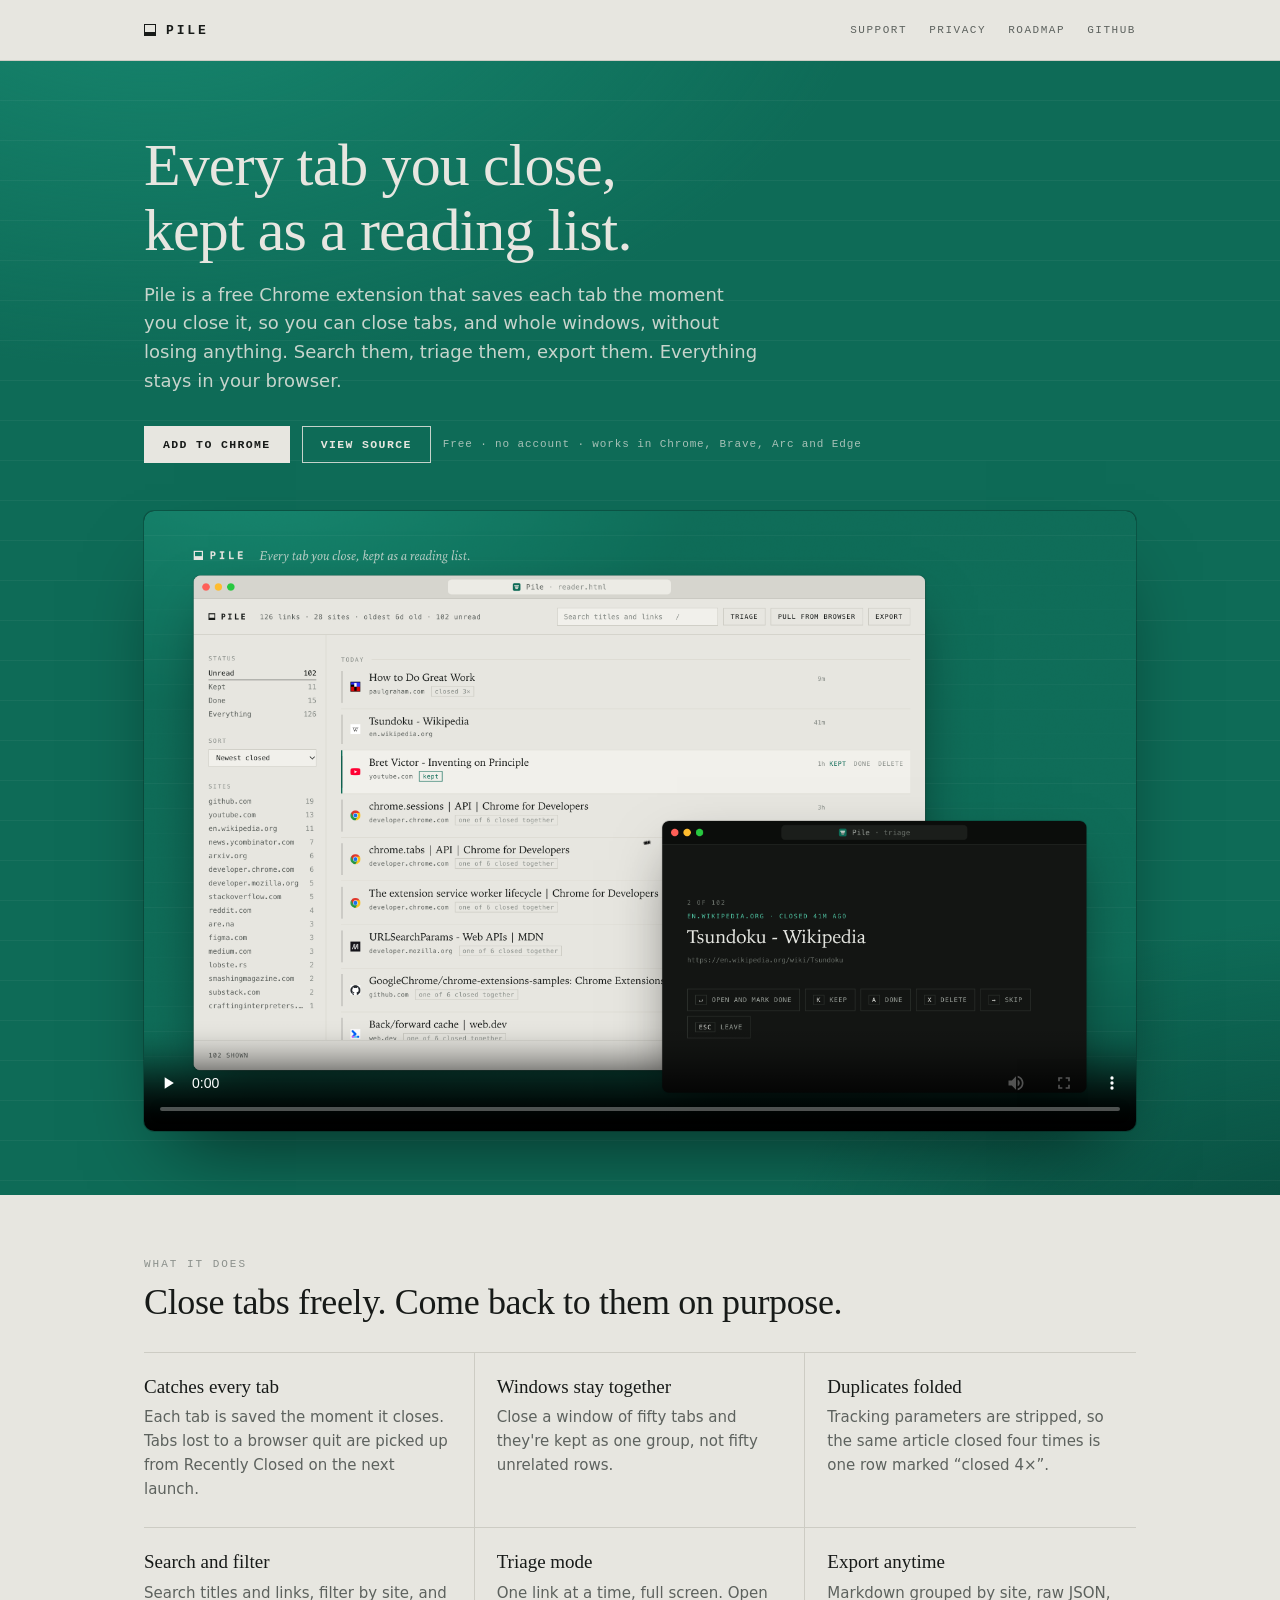
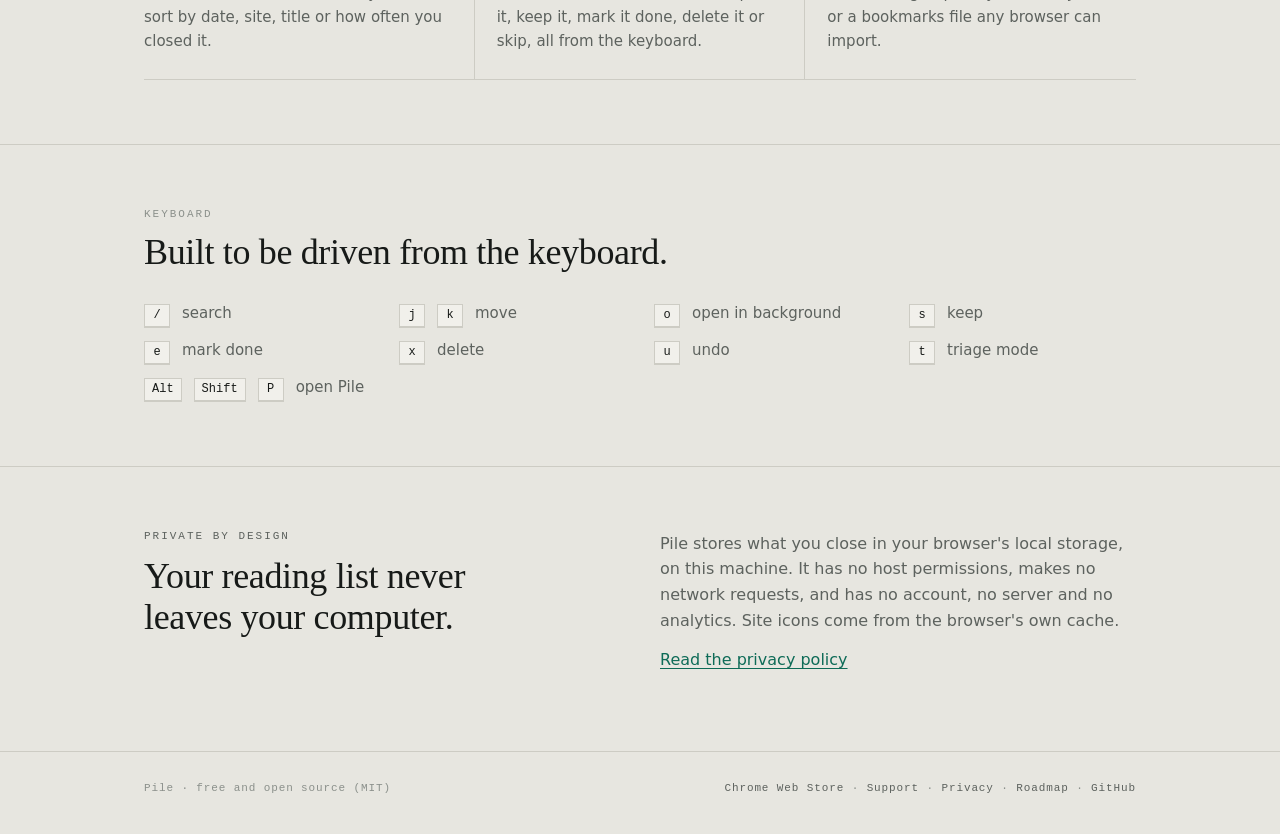
<file: docs/index.html>
<!doctype html>
<html lang="en">
<head>
  <meta charset="utf-8" />
  <meta name="viewport" content="width=device-width, initial-scale=1" />
  <title>Pile: every tab you close, kept as a reading list</title>
  <meta name="description" content="Pile is a free Chrome extension that saves every tab you close into a reading list you can search, triage and export. Everything stays in your browser." />
  <link rel="canonical" href="https://nchandrasekharr.github.io/pile/" />
  <meta property="og:type" content="website" />
  <meta property="og:site_name" content="Pile" />
  <meta property="og:url" content="https://nchandrasekharr.github.io/pile/" />
  <meta property="og:title" content="Pile: every tab you close, kept as a reading list" />
  <meta property="og:description" content="A free Chrome extension that saves every tab you close into a reading list you can search, triage and export. Everything stays in your browser." />
  <meta property="og:image" content="https://nchandrasekharr.github.io/pile/og/home.jpg" />
  <meta property="og:image:width" content="1200" />
  <meta property="og:image:height" content="630" />
  <meta property="og:image:alt" content="Pile: every tab you close, kept as a reading list. Browser tabs stream into a stack." />
  <meta name="twitter:card" content="summary_large_image" />
  <meta name="twitter:image:alt" content="Pile: every tab you close, kept as a reading list. Browser tabs stream into a stack." />
  <link rel="icon" href="favicon.png" />
  <link rel="stylesheet" href="site.css" />
</head>
<body>
  <header class="top">
    <div class="wrap">
      <a class="brand" href="./"><span class="mark" aria-hidden="true"></span><b>PILE</b></a>
      <nav class="nav">
        <a href="support/">Support</a>
        <a href="privacy/">Privacy</a>
        <a href="roadmap/">Roadmap</a>
        <a href="https://github.com/NChandrasekharR/pile">GitHub</a>
      </nav>
    </div>
  </header>

  <main>
    <section class="hero">
      <div class="wrap">
        <h1>Every tab you close, kept as a reading list.</h1>
        <p class="lede">Pile is a free Chrome extension that saves each tab the moment you close it, so you can close tabs, and whole windows, without losing anything. Search them, triage them, export them. Everything stays in your browser.</p>
        <div class="actions">
          <a class="btn solid" href="https://chromewebstore.google.com/detail/pile/hojmpdhoiphnbokfmfgacehjnfmbdlfg">Add to Chrome</a>
          <a class="btn" href="https://github.com/NChandrasekharR/pile">View source</a>
          <span class="soon">Free · no account · works in Chrome, Brave, Arc and Edge</span>
        </div>
        <div class="film">
          <video controls playsinline preload="none" poster="hero.png" src="pile-story.mp4" aria-label="Pile in 44 seconds: close everything, open Pile, triage"></video>
        </div>
      </div>
    </section>

    <section class="block">
      <div class="wrap">
        <p class="kicker">What it does</p>
        <h2>Close tabs freely. Come back to them on purpose.</h2>
        <div class="grid">
          <div><h3>Catches every tab</h3><p>Each tab is saved the moment it closes. Tabs lost to a browser quit are picked up from Recently Closed on the next launch.</p></div>
          <div><h3>Windows stay together</h3><p>Close a window of fifty tabs and they're kept as one group, not fifty unrelated rows.</p></div>
          <div><h3>Duplicates folded</h3><p>Tracking parameters are stripped, so the same article closed four times is one row marked “closed 4×”.</p></div>
          <div><h3>Search and filter</h3><p>Search titles and links, filter by site, and sort by date, site, title or how often you closed it.</p></div>
          <div><h3>Triage mode</h3><p>One link at a time, full screen. Open it, keep it, mark it done, delete it or skip, all from the keyboard.</p></div>
          <div><h3>Export anytime</h3><p>Markdown grouped by site, raw JSON, or a bookmarks file any browser can import.</p></div>
        </div>
      </div>
    </section>

    <section class="block">
      <div class="wrap">
        <p class="kicker">Keyboard</p>
        <h2>Built to be driven from the keyboard.</h2>
        <ul class="keys">
          <li><kbd>/</kbd> search</li>
          <li><kbd>j</kbd><kbd>k</kbd> move</li>
          <li><kbd>o</kbd> open in background</li>
          <li><kbd>s</kbd> keep</li>
          <li><kbd>e</kbd> mark done</li>
          <li><kbd>x</kbd> delete</li>
          <li><kbd>u</kbd> undo</li>
          <li><kbd>t</kbd> triage mode</li>
          <li><kbd>Alt</kbd><kbd>Shift</kbd><kbd>P</kbd> open Pile</li>
        </ul>
      </div>
    </section>

    <section class="block">
      <div class="wrap split">
        <div>
          <p class="kicker">Private by design</p>
          <h2>Your reading list never leaves your computer.</h2>
        </div>
        <div>
          <p>Pile stores what you close in your browser's local storage, on this machine. It has no host permissions, makes no network requests, and has no account, no server and no analytics. Site icons come from the browser's own cache.</p>
          <p><a href="privacy/">Read the privacy policy</a></p>
        </div>
      </div>
    </section>
  </main>

  <footer class="foot">
    <div class="wrap">
      <span>Pile · free and open source (MIT)</span>
      <span><a href="https://chromewebstore.google.com/detail/pile/hojmpdhoiphnbokfmfgacehjnfmbdlfg">Chrome Web Store</a> · <a href="support/">Support</a> · <a href="privacy/">Privacy</a> · <a href="roadmap/">Roadmap</a> · <a href="https://github.com/NChandrasekharR/pile">GitHub</a></span>
    </div>
  </footer>
</body>
</html>
</file>
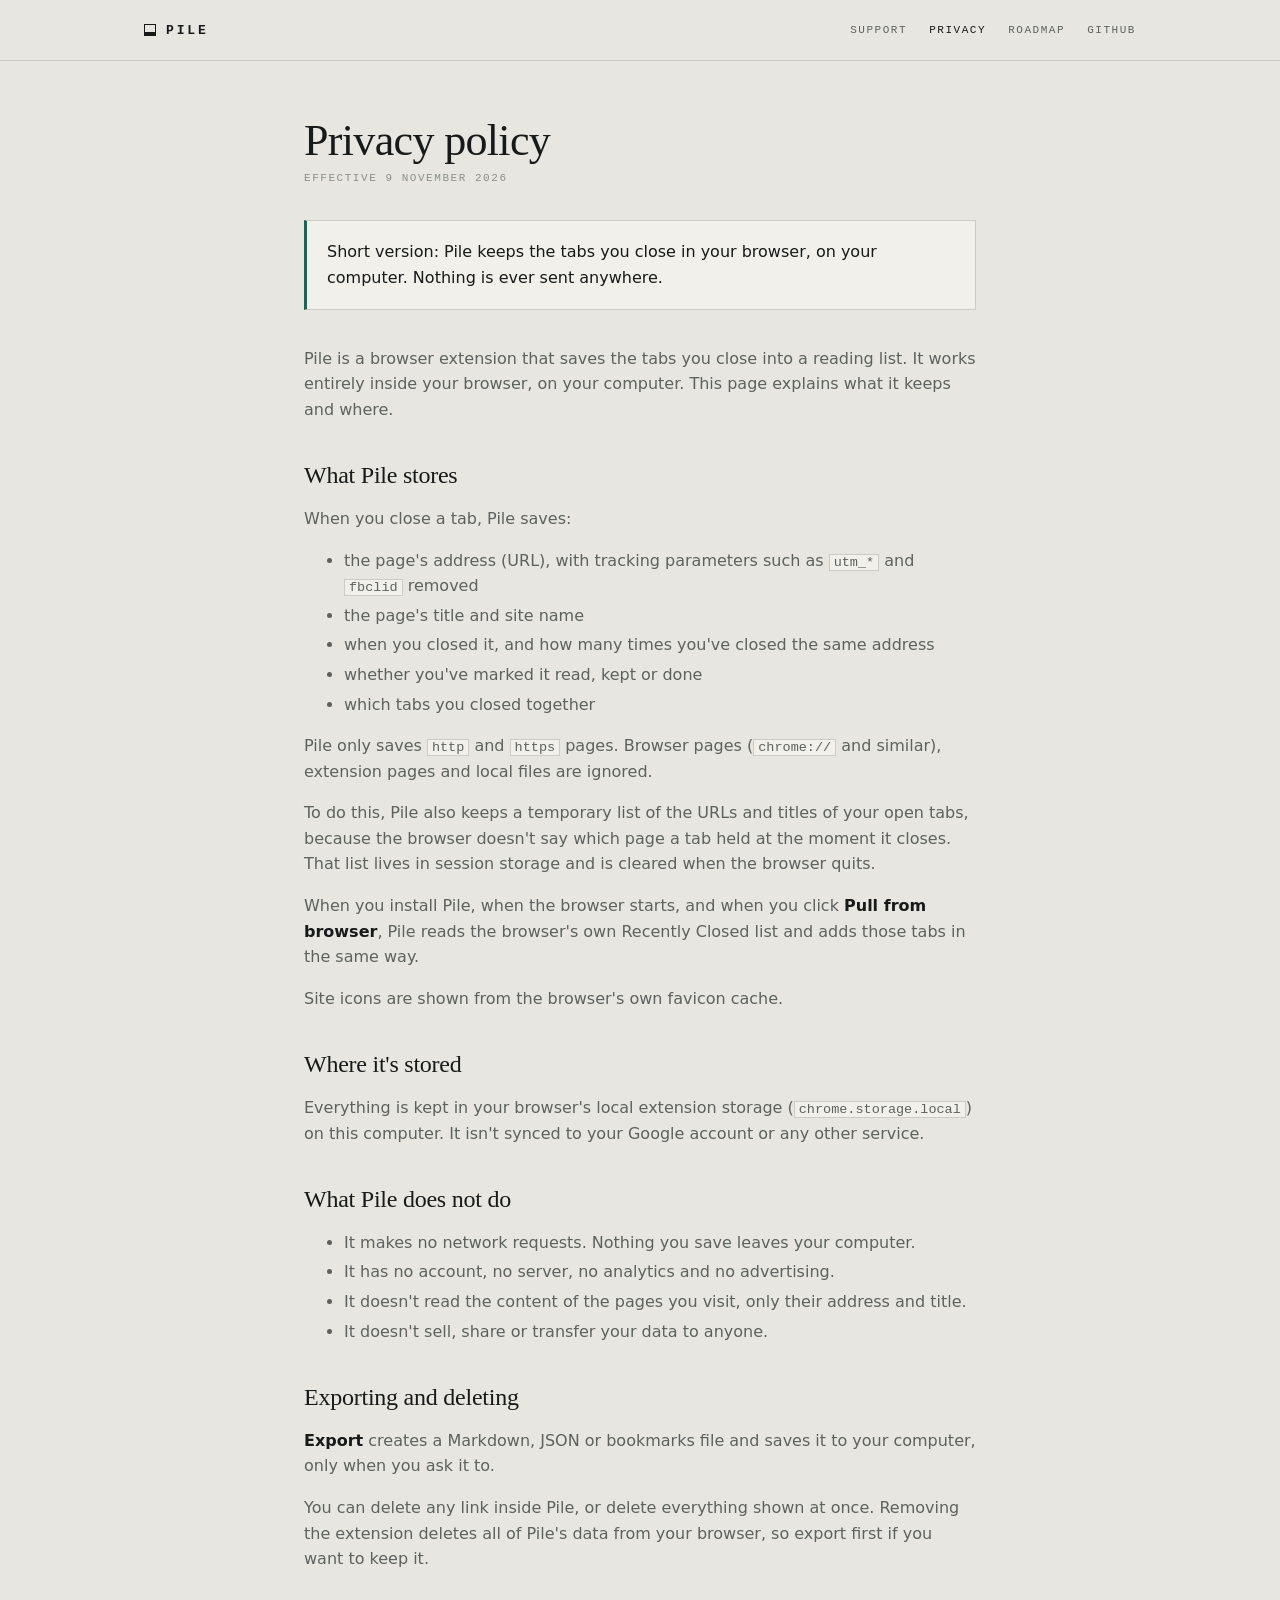
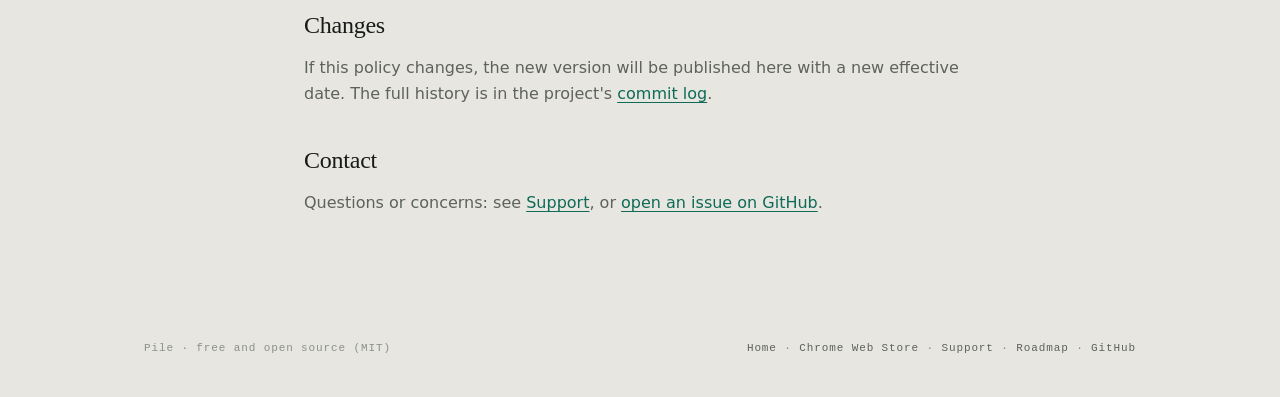
<file: docs/privacy/index.html>
<!doctype html>
<html lang="en">
<head>
  <meta charset="utf-8" />
  <meta name="viewport" content="width=device-width, initial-scale=1" />
  <title>Privacy policy · Pile</title>
  <meta name="description" content="What the Pile Chrome extension stores, where it keeps it, and what it never does." />
  <link rel="canonical" href="https://nchandrasekharr.github.io/pile/privacy/" />
  <meta property="og:type" content="website" />
  <meta property="og:site_name" content="Pile" />
  <meta property="og:url" content="https://nchandrasekharr.github.io/pile/privacy/" />
  <meta property="og:title" content="Pile privacy policy" />
  <meta property="og:description" content="Pile keeps the tabs you close in your browser, on your computer. Nothing is ever sent anywhere." />
  <meta property="og:image" content="https://nchandrasekharr.github.io/pile/og/privacy.jpg" />
  <meta property="og:image:width" content="1200" />
  <meta property="og:image:height" content="630" />
  <meta property="og:image:alt" content="Pile privacy policy: your reading list never leaves your computer." />
  <meta name="twitter:card" content="summary_large_image" />
  <meta name="twitter:image:alt" content="Pile privacy policy: your reading list never leaves your computer." />
  <link rel="icon" href="../favicon.png" />
  <link rel="stylesheet" href="../site.css" />
</head>
<body>
  <header class="top">
    <div class="wrap">
      <a class="brand" href="../"><span class="mark" aria-hidden="true"></span><b>PILE</b></a>
      <nav class="nav">
        <a href="../support/">Support</a>
        <a href="./" aria-current="page">Privacy</a>
        <a href="../roadmap/">Roadmap</a>
        <a href="https://github.com/NChandrasekharR/pile">GitHub</a>
      </nav>
    </div>
  </header>

  <main class="wrap doc">
    <h1>Privacy policy</h1>
    <p class="date">Effective 9 November 2026</p>

    <div class="callout"><p>Short version: Pile keeps the tabs you close in your browser, on your computer. Nothing is ever sent anywhere.</p></div>

    <p>Pile is a browser extension that saves the tabs you close into a reading list. It works entirely inside your browser, on your computer. This page explains what it keeps and where.</p>

    <h2>What Pile stores</h2>
    <p>When you close a tab, Pile saves:</p>
    <ul>
      <li>the page's address (URL), with tracking parameters such as <code>utm_*</code> and <code>fbclid</code> removed</li>
      <li>the page's title and site name</li>
      <li>when you closed it, and how many times you've closed the same address</li>
      <li>whether you've marked it read, kept or done</li>
      <li>which tabs you closed together</li>
    </ul>
    <p>Pile only saves <code>http</code> and <code>https</code> pages. Browser pages (<code>chrome://</code> and similar), extension pages and local files are ignored.</p>
    <p>To do this, Pile also keeps a temporary list of the URLs and titles of your open tabs, because the browser doesn't say which page a tab held at the moment it closes. That list lives in session storage and is cleared when the browser quits.</p>
    <p>When you install Pile, when the browser starts, and when you click <strong>Pull from browser</strong>, Pile reads the browser's own Recently Closed list and adds those tabs in the same way.</p>
    <p>Site icons are shown from the browser's own favicon cache.</p>

    <h2>Where it's stored</h2>
    <p>Everything is kept in your browser's local extension storage (<code>chrome.storage.local</code>) on this computer. It isn't synced to your Google account or any other service.</p>

    <h2>What Pile does not do</h2>
    <ul>
      <li>It makes no network requests. Nothing you save leaves your computer.</li>
      <li>It has no account, no server, no analytics and no advertising.</li>
      <li>It doesn't read the content of the pages you visit, only their address and title.</li>
      <li>It doesn't sell, share or transfer your data to anyone.</li>
    </ul>

    <h2>Exporting and deleting</h2>
    <p><strong>Export</strong> creates a Markdown, JSON or bookmarks file and saves it to your computer, only when you ask it to.</p>
    <p>You can delete any link inside Pile, or delete everything shown at once. Removing the extension deletes all of Pile's data from your browser, so export first if you want to keep it.</p>

    <h2>Changes</h2>
    <p>If this policy changes, the new version will be published here with a new effective date. The full history is in the project's <a href="https://github.com/NChandrasekharR/pile/commits/main/PRIVACY.md">commit log</a>.</p>

    <h2>Contact</h2>
    <p>Questions or concerns: see <a href="../support/">Support</a>, or <a href="https://github.com/NChandrasekharR/pile/issues">open an issue on GitHub</a>.</p>
  </main>

  <footer class="foot">
    <div class="wrap">
      <span>Pile · free and open source (MIT)</span>
      <span><a href="../">Home</a> · <a href="https://chromewebstore.google.com/detail/pile/hojmpdhoiphnbokfmfgacehjnfmbdlfg">Chrome Web Store</a> · <a href="../support/">Support</a> · <a href="../roadmap/">Roadmap</a> · <a href="https://github.com/NChandrasekharR/pile">GitHub</a></span>
    </div>
  </footer>
</body>
</html>
</file>
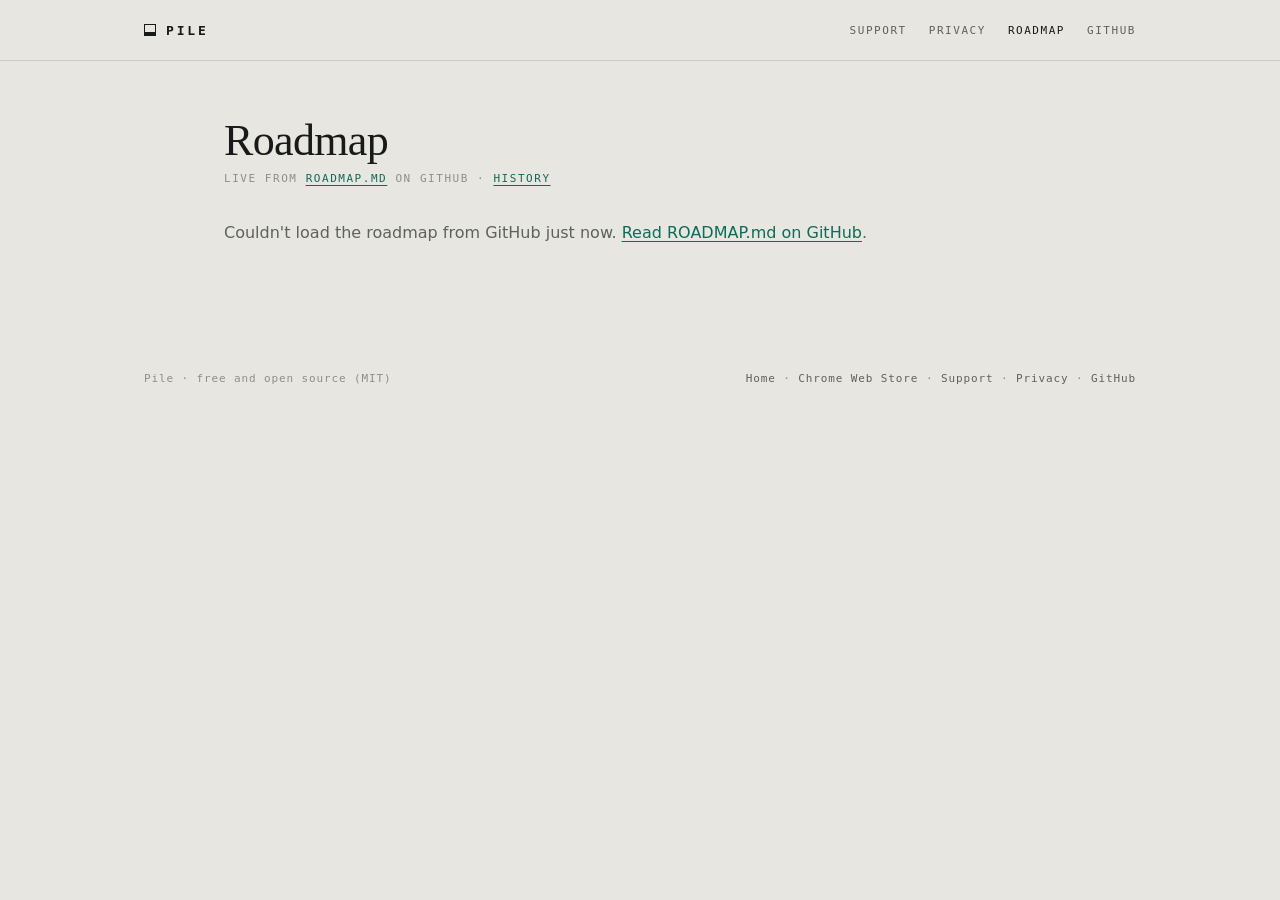
<file: docs/roadmap/index.html>
<!doctype html>
<html lang="en">
<head>
  <meta charset="utf-8" />
  <meta name="viewport" content="width=device-width, initial-scale=1" />
  <title>Roadmap · Pile</title>
  <meta name="description" content="What Pile can do today and what's coming next, kept in sync with ROADMAP.md on GitHub." />
  <link rel="canonical" href="https://nchandrasekharr.github.io/pile/roadmap/" />
  <meta property="og:type" content="website" />
  <meta property="og:site_name" content="Pile" />
  <meta property="og:url" content="https://nchandrasekharr.github.io/pile/roadmap/" />
  <meta property="og:title" content="Pile roadmap" />
  <meta property="og:description" content="What Pile can do today and what's coming next, kept in sync with ROADMAP.md on GitHub." />
  <meta property="og:image" content="https://nchandrasekharr.github.io/pile/og/roadmap.jpg" />
  <meta property="og:image:width" content="1200" />
  <meta property="og:image:height" content="630" />
  <meta property="og:image:alt" content="Pile roadmap: what Pile does today, and what's next." />
  <meta name="twitter:card" content="summary_large_image" />
  <meta name="twitter:image:alt" content="Pile roadmap: what Pile does today, and what's next." />
  <link rel="icon" href="../favicon.png" />
  <link rel="stylesheet" href="../site.css" />
  <script src="roadmap.js" defer></script>
</head>
<body>
  <header class="top">
    <div class="wrap">
      <a class="brand" href="../"><span class="mark" aria-hidden="true"></span><b>PILE</b></a>
      <nav class="nav">
        <a href="../support/">Support</a>
        <a href="../privacy/">Privacy</a>
        <a href="./" aria-current="page">Roadmap</a>
        <a href="https://github.com/NChandrasekharR/pile">GitHub</a>
      </nav>
    </div>
  </header>

  <main class="wrap doc road">
    <h1>Roadmap</h1>
    <p class="date">Live from <a href="https://github.com/NChandrasekharR/pile/blob/main/ROADMAP.md">ROADMAP.md</a> on GitHub · <a href="https://github.com/NChandrasekharR/pile/commits/main/ROADMAP.md">History</a></p>

    <div id="roadmap" aria-live="polite">
      <p class="road-status">Loading the roadmap from GitHub…</p>
    </div>
    <noscript><p class="road-status">This page loads the roadmap from GitHub. <a href="https://github.com/NChandrasekharR/pile/blob/main/ROADMAP.md">Read ROADMAP.md on GitHub</a>.</p></noscript>
  </main>

  <footer class="foot">
    <div class="wrap">
      <span>Pile · free and open source (MIT)</span>
      <span><a href="../">Home</a> · <a href="https://chromewebstore.google.com/detail/pile/hojmpdhoiphnbokfmfgacehjnfmbdlfg">Chrome Web Store</a> · <a href="../support/">Support</a> · <a href="../privacy/">Privacy</a> · <a href="https://github.com/NChandrasekharR/pile">GitHub</a></span>
    </div>
  </footer>
</body>
</html>
</file>
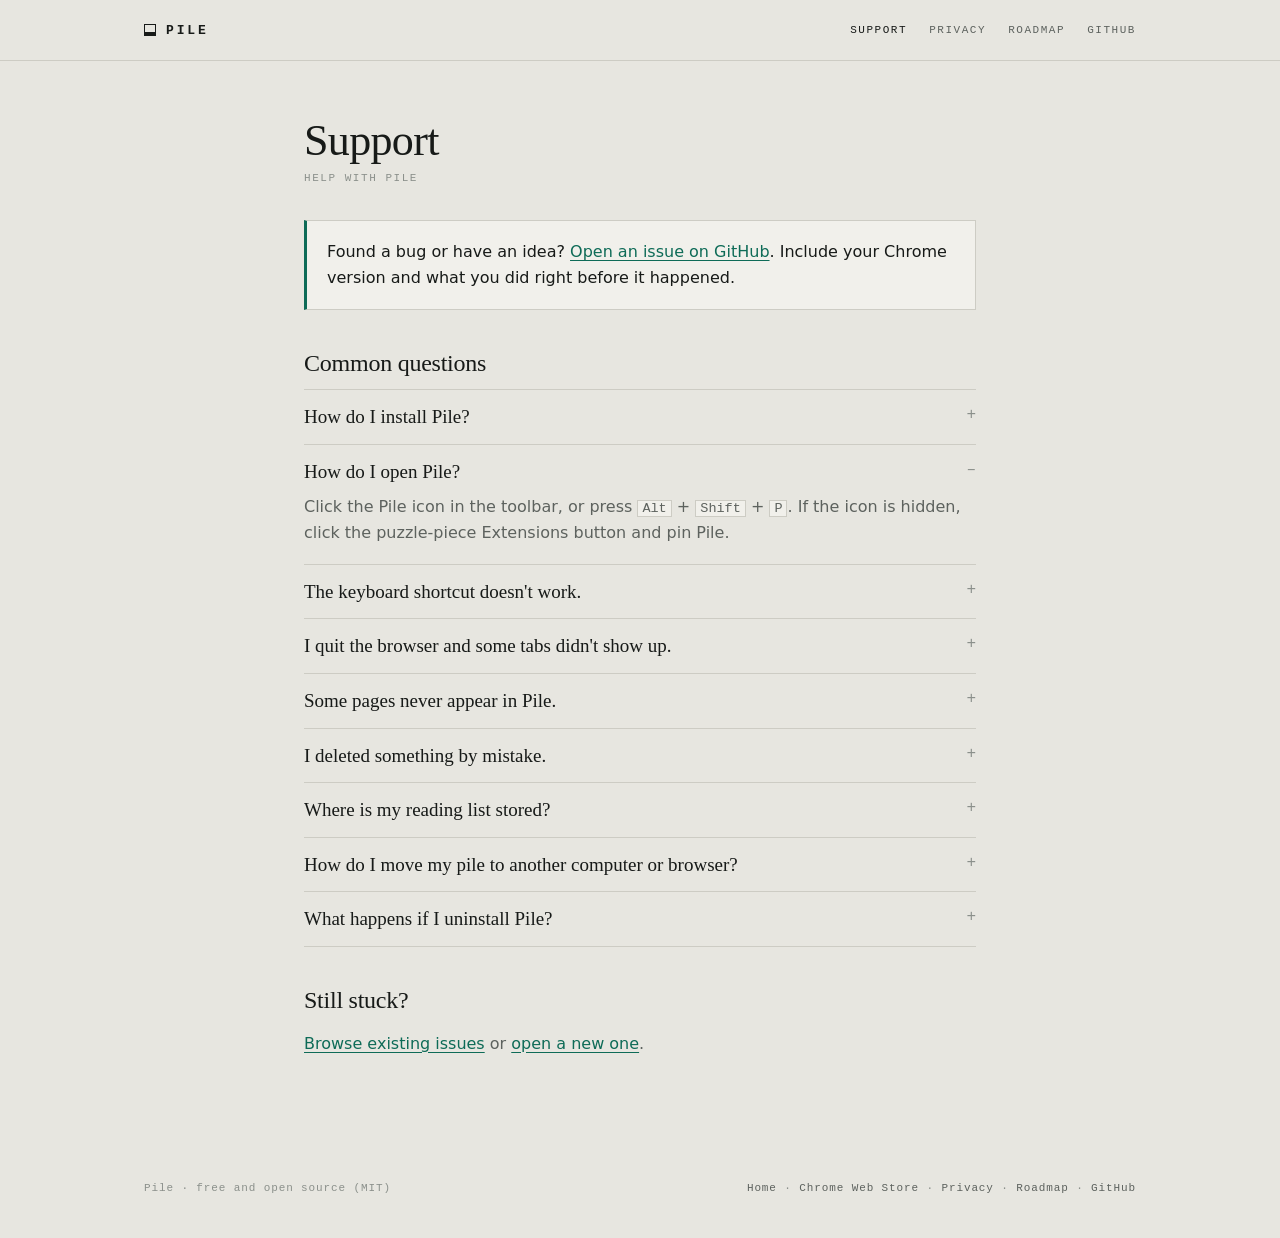
<file: docs/support/index.html>
<!doctype html>
<html lang="en">
<head>
  <meta charset="utf-8" />
  <meta name="viewport" content="width=device-width, initial-scale=1" />
  <title>Support · Pile</title>
  <meta name="description" content="Help with the Pile Chrome extension: common questions and how to report a problem." />
  <link rel="canonical" href="https://nchandrasekharr.github.io/pile/support/" />
  <meta property="og:type" content="website" />
  <meta property="og:site_name" content="Pile" />
  <meta property="og:url" content="https://nchandrasekharr.github.io/pile/support/" />
  <meta property="og:title" content="Pile support" />
  <meta property="og:description" content="Common questions about the Pile Chrome extension, and how to report a problem." />
  <meta property="og:image" content="https://nchandrasekharr.github.io/pile/og/support.jpg" />
  <meta property="og:image:width" content="1200" />
  <meta property="og:image:height" content="630" />
  <meta property="og:image:alt" content="Pile support: common questions, and how to report a problem." />
  <meta name="twitter:card" content="summary_large_image" />
  <meta name="twitter:image:alt" content="Pile support: common questions, and how to report a problem." />
  <link rel="icon" href="../favicon.png" />
  <link rel="stylesheet" href="../site.css" />
</head>
<body>
  <header class="top">
    <div class="wrap">
      <a class="brand" href="../"><span class="mark" aria-hidden="true"></span><b>PILE</b></a>
      <nav class="nav">
        <a href="./" aria-current="page">Support</a>
        <a href="../privacy/">Privacy</a>
        <a href="../roadmap/">Roadmap</a>
        <a href="https://github.com/NChandrasekharR/pile">GitHub</a>
      </nav>
    </div>
  </header>

  <main class="wrap doc">
    <h1>Support</h1>
    <p class="date">Help with Pile</p>

    <div class="callout"><p>Found a bug or have an idea? <a href="https://github.com/NChandrasekharR/pile/issues/new">Open an issue on GitHub</a>. Include your Chrome version and what you did right before it happened.</p></div>

    <h2>Common questions</h2>
    <div class="qa">
      <details>
        <summary>How do I install Pile?</summary>
        <p>Get it from the <a href="https://chromewebstore.google.com/detail/pile/hojmpdhoiphnbokfmfgacehjnfmbdlfg">Chrome Web Store</a>. It works in Chrome and in other browsers that install from the Chrome Web Store, such as Brave, Arc and Edge. Install it before you next quit the browser: Pile pulls in whatever is in Recently Closed when it's installed, and that list is cleared on restart.</p>
      </details>
      <details open>
        <summary>How do I open Pile?</summary>
        <p>Click the Pile icon in the toolbar, or press <code>Alt</code> + <code>Shift</code> + <code>P</code>. If the icon is hidden, click the puzzle-piece Extensions button and pin Pile.</p>
      </details>
      <details>
        <summary>The keyboard shortcut doesn't work.</summary>
        <p>Another extension may already use it. Go to <code>chrome://extensions/shortcuts</code> and set a different shortcut for “Open Pile”.</p>
      </details>
      <details>
        <summary>I quit the browser and some tabs didn't show up.</summary>
        <p>Quitting the browser closes tabs without telling extensions. Pile picks them up from the browser's Recently Closed list the next time the browser starts. That list holds only 25 entries, though a whole window counts as one entry. Click <strong>Pull from browser</strong> to check it again by hand.</p>
      </details>
      <details>
        <summary>Some pages never appear in Pile.</summary>
        <p>On purpose: Pile only keeps web pages (<code>http</code> and <code>https</code>). Browser pages like <code>chrome://settings</code>, extension pages and local files are skipped.</p>
      </details>
      <details>
        <summary>I deleted something by mistake.</summary>
        <p>Press <code>u</code>, or click <strong>Undo</strong> in the message at the bottom of the screen.</p>
      </details>
      <details>
        <summary>Where is my reading list stored?</summary>
        <p>In your browser's local storage, on this computer only. It isn't synced and is never sent anywhere. See the <a href="../privacy/">privacy policy</a>.</p>
      </details>
      <details>
        <summary>How do I move my pile to another computer or browser?</summary>
        <p>Pile doesn't sync. Use <strong>Export</strong> and choose <strong>Bookmarks file</strong>; any browser can import it. Markdown and JSON exports are there too if you want the list somewhere else.</p>
      </details>
      <details>
        <summary>What happens if I uninstall Pile?</summary>
        <p>Your reading list is deleted with it. Export first if you want to keep it.</p>
      </details>
    </div>

    <h2>Still stuck?</h2>
    <p><a href="https://github.com/NChandrasekharR/pile/issues">Browse existing issues</a> or <a href="https://github.com/NChandrasekharR/pile/issues/new">open a new one</a>.</p>
  </main>

  <footer class="foot">
    <div class="wrap">
      <span>Pile · free and open source (MIT)</span>
      <span><a href="../">Home</a> · <a href="https://chromewebstore.google.com/detail/pile/hojmpdhoiphnbokfmfgacehjnfmbdlfg">Chrome Web Store</a> · <a href="../privacy/">Privacy</a> · <a href="../roadmap/">Roadmap</a> · <a href="https://github.com/NChandrasekharR/pile">GitHub</a></span>
    </div>
  </footer>
</body>
</html>
</file>
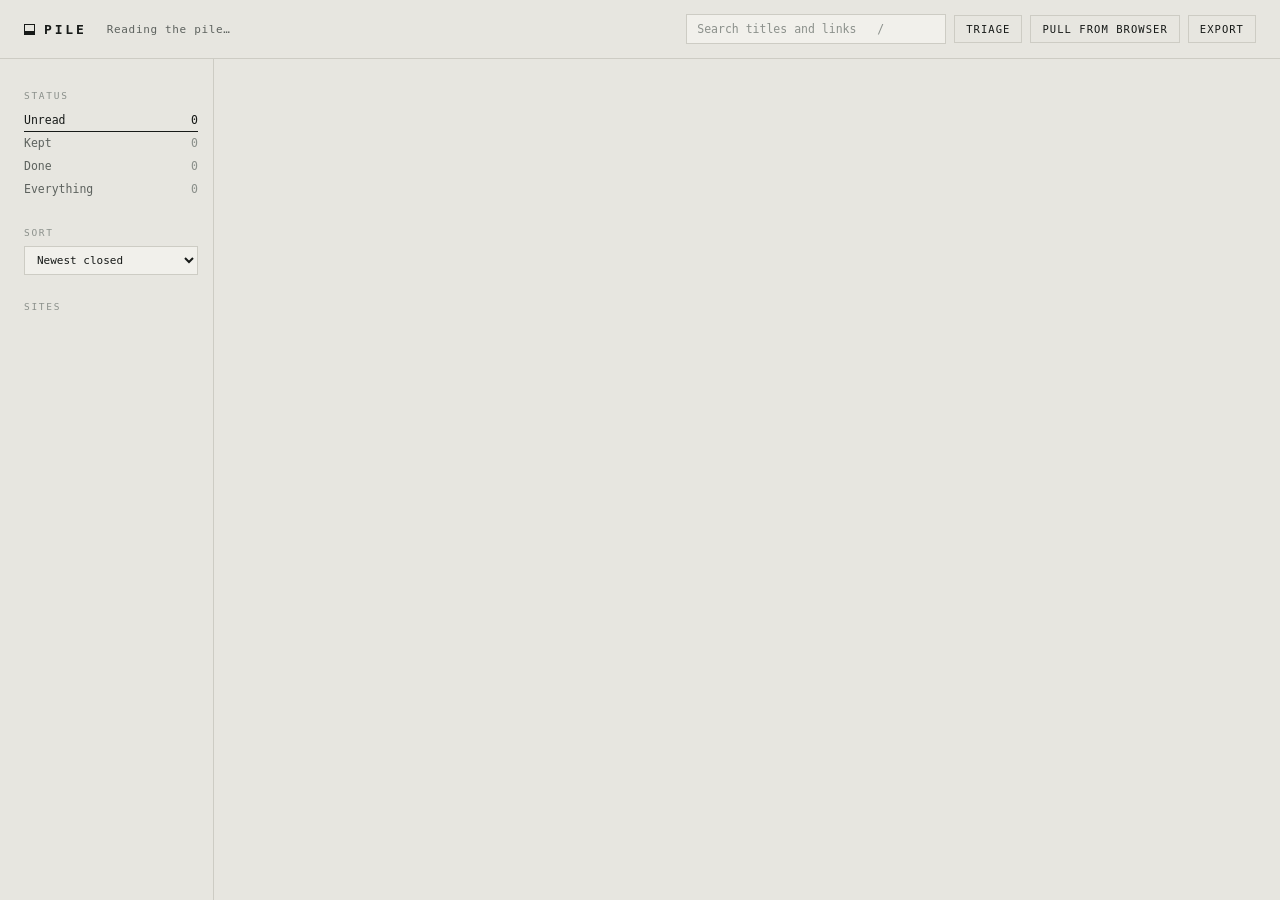
<file: reader.html>
<!doctype html>
<html lang="en">
<head>
  <meta charset="utf-8" />
  <meta name="viewport" content="width=device-width, initial-scale=1" />
  <title>Pile</title>
  <link rel="stylesheet" href="reader.css" />
</head>
<body>
  <header class="masthead">
    <div class="brand">
      <span class="mark" aria-hidden="true"></span>
      <h1>Pile</h1>
    </div>

    <p class="tally" id="tally">Reading the pile…</p>

    <div class="tools">
      <label class="search">
        <span class="sr">Search the pile</span>
        <input id="q" type="search" placeholder="Search titles and links   /" autocomplete="off" spellcheck="false" />
      </label>
      <button id="triage" class="btn" type="button">Triage</button>
      <button id="import" class="btn" type="button">Pull from browser</button>
      <div class="menu">
        <button id="exportBtn" class="btn" type="button" aria-haspopup="true" aria-expanded="false">Export</button>
        <div class="menu-pop" id="exportPop" hidden>
          <button type="button" data-export="md">Markdown</button>
          <button type="button" data-export="json">JSON</button>
          <button type="button" data-export="html">Bookmarks file</button>
        </div>
      </div>
    </div>
  </header>

  <div class="frame">
    <aside class="rail">
      <nav class="facets" id="stateFacets" aria-label="Status">
        <p class="rail-head">Status</p>
        <button class="facet is-on" type="button" data-state="unread"><span>Unread</span><b id="c-unread">0</b></button>
        <button class="facet" type="button" data-state="starred"><span>Kept</span><b id="c-starred">0</b></button>
        <button class="facet" type="button" data-state="archived"><span>Done</span><b id="c-archived">0</b></button>
        <button class="facet" type="button" data-state="all"><span>Everything</span><b id="c-all">0</b></button>
      </nav>

      <div class="facets">
        <p class="rail-head">Sort</p>
        <select id="sort" class="select">
          <option value="new">Newest closed</option>
          <option value="old">Oldest closed</option>
          <option value="domain">By site</option>
          <option value="count">Most re-closed</option>
          <option value="title">By title</option>
        </select>
      </div>

      <div class="facets" id="domainFacets">
        <p class="rail-head">Sites <button id="clearDomains" class="mini" type="button" hidden>clear</button></p>
        <div id="domainList"></div>
      </div>
    </aside>

    <main class="list" id="list" tabindex="-1"></main>
  </div>

  <footer class="dock" id="dock" hidden>
    <span id="dockCount">0 shown</span>
    <div class="dock-acts">
      <button class="btn" type="button" data-bulk="open">Open first 10</button>
      <button class="btn" type="button" data-bulk="archive">Mark all done</button>
      <button class="btn danger" type="button" data-bulk="delete">Delete all shown</button>
    </div>
  </footer>

  <div class="toast" id="toast" hidden>
    <span id="toastText"></span>
    <button id="toastUndo" class="mini" type="button">Undo</button>
  </div>

  <section class="triage-view" id="triageView" hidden aria-live="polite">
    <div class="triage-inner">
      <p class="triage-progress" id="triageProgress"></p>
      <p class="triage-domain" id="triageDomain"></p>
      <h2 class="triage-title" id="triageTitle"></h2>
      <p class="triage-url" id="triageUrl"></p>
      <div class="triage-keys">
        <button type="button" data-triage="open"><kbd>↵</kbd> Open and mark done</button>
        <button type="button" data-triage="keep"><kbd>K</kbd> Keep</button>
        <button type="button" data-triage="archive"><kbd>A</kbd> Done</button>
        <button type="button" data-triage="delete"><kbd>X</kbd> Delete</button>
        <button type="button" data-triage="skip"><kbd>→</kbd> Skip</button>
        <button type="button" data-triage="quit"><kbd>Esc</kbd> Leave</button>
      </div>
    </div>
  </section>

  <script type="module" src="reader.js"></script>
</body>
</html>
</file>
<file: docs/site.css>
/* Pile — website. Same paper, ink and green as the extension. */

:root {
  --paper: #e7e6e0;
  --panel: #f1f0eb;
  --ink: #171a18;
  --ink-2: #5d625e;
  --ink-3: #8b908b;
  --rule: #cdccc4;
  --keep: #0e6b57;
  --mono: ui-monospace, "SF Mono", SFMono-Regular, Menlo, Consolas, monospace;
  --serif: ui-serif, "New York", "Iowan Old Style", Palatino, Georgia, serif;
  --sans: -apple-system, BlinkMacSystemFont, "Segoe UI", system-ui, sans-serif;
  --wrap: 1040px;
  --gutter: 24px;
}

@media (prefers-color-scheme: dark) {
  :root {
    --paper: #131513;
    --panel: #1b1e1b;
    --ink: #e6e7e2;
    --ink-2: #9aa09a;
    --ink-3: #6c726c;
    --rule: #2c302c;
    --keep: #4fbf9f;
  }
}

* { box-sizing: border-box; }

html { -webkit-text-size-adjust: 100%; }

body {
  margin: 0;
  background: var(--paper);
  color: var(--ink);
  font: 16px/1.6 var(--sans);
  -webkit-font-smoothing: antialiased;
}

a { color: var(--keep); text-underline-offset: 3px; }
a:hover { color: var(--ink); }

.wrap { max-width: var(--wrap); margin: 0 auto; padding: 0 var(--gutter); }

/* ---------- top bar ---------- */

.top { border-bottom: 1px solid var(--rule); }
.top .wrap { display: flex; align-items: center; justify-content: space-between; gap: 16px; height: 60px; }

.brand { display: flex; align-items: center; gap: 10px; color: var(--ink); text-decoration: none; }
.brand .mark { width: 12px; height: 12px; border: 1.5px solid currentColor; border-bottom-width: 4px; }
.brand b { font: 600 13px/1 var(--mono); letter-spacing: .22em; }

.nav { display: flex; gap: 22px; }
.nav a {
  font: 11px/1 var(--mono); letter-spacing: .14em; text-transform: uppercase;
  color: var(--ink-2); text-decoration: none;
}
.nav a:hover, .nav a[aria-current] { color: var(--ink); }

/* ---------- hero ---------- */

.hero {
  position: relative; overflow: hidden; color: #e7e6e0;
  background:
    radial-gradient(1200px 700px at 12% -10%, #17876f 0%, transparent 60%),
    radial-gradient(900px 600px at 105% 110%, #08463a 0%, transparent 65%),
    #0e6b57;
}
.hero::after {
  content: ""; position: absolute; inset: 0; pointer-events: none;
  background: repeating-linear-gradient(to bottom, transparent 0 39px, rgba(231,230,224,.05) 39px 40px);
}
.hero .wrap { position: relative; z-index: 1; padding-top: 72px; padding-bottom: 64px; }

.hero h1 {
  margin: 0; max-width: 18ch; text-wrap: balance;
  font: 400 clamp(36px, 6vw, 60px)/1.08 var(--serif); letter-spacing: -.015em;
}
.hero .lede { max-width: 54ch; margin: 18px 0 30px; font-size: 18px; color: rgba(231,230,224,.85); }

.actions { display: flex; flex-wrap: wrap; align-items: center; gap: 12px; }
.btn {
  display: inline-flex; align-items: center; gap: 8px; padding: 12px 18px;
  font: 600 11.5px/1 var(--mono); letter-spacing: .12em; text-transform: uppercase; text-decoration: none;
  border: 1.5px solid rgba(231,230,224,.85); color: #e7e6e0;
}
.btn.solid { background: #e7e6e0; color: #171a18; border-color: #e7e6e0; }
.btn:hover { background: rgba(231,230,224,.12); color: #e7e6e0; }
.btn.solid:hover { background: #fff; color: #171a18; }
.soon { font: 11px/1.4 var(--mono); letter-spacing: .08em; color: rgba(231,230,224,.7); }

.film {
  margin-top: 48px; border-radius: 10px; overflow: hidden; background: #0b0d0b;
  box-shadow: 0 0 0 1px rgba(0,0,0,.2), 0 40px 80px -30px rgba(0,0,0,.6);
}
.film video { display: block; width: 100%; height: auto; aspect-ratio: 16 / 10; }

/* ---------- sections ---------- */

section.block { padding: 64px 0; border-bottom: 1px solid var(--rule); }

.kicker {
  margin: 0 0 12px; font: 11px/1 var(--mono); letter-spacing: .18em; text-transform: uppercase; color: var(--ink-3);
}
h2 { margin: 0 0 28px; font: 400 clamp(26px, 3.6vw, 36px)/1.15 var(--serif); letter-spacing: -.01em; text-wrap: balance; }

.grid { display: grid; grid-template-columns: repeat(3, minmax(0, 1fr)); gap: 0; border-top: 1px solid var(--rule); }
.grid > div { padding: 22px 22px 26px 0; border-bottom: 1px solid var(--rule); }
.grid > div + div { padding-left: 22px; }
.grid > div:nth-child(3n + 1) { padding-left: 0; }
.grid > div:not(:nth-child(3n)) { border-right: 1px solid var(--rule); }
.grid h3 { margin: 0 0 6px; font: 400 19px/1.3 var(--serif); }
.grid p { margin: 0; color: var(--ink-2); font-size: 15px; }

.keys { display: grid; grid-template-columns: repeat(auto-fill, minmax(200px, 1fr)); gap: 10px 28px; margin: 0; padding: 0; list-style: none; }
.keys li { display: flex; align-items: baseline; gap: 12px; color: var(--ink-2); font-size: 15px; }
kbd {
  min-width: 26px; padding: 2px 7px; text-align: center;
  font: 12px/1.4 var(--mono); color: var(--ink);
  border: 1px solid var(--rule); border-bottom-width: 2px; background: var(--panel);
}

.split { display: grid; grid-template-columns: minmax(0, 1fr) minmax(0, 1fr); gap: 40px; align-items: start; }
.split p { margin: 0 0 14px; color: var(--ink-2); }

/* ---------- long-form pages (privacy, support) ---------- */

.doc { max-width: 720px; padding-top: 56px; padding-bottom: 80px; }
.doc h1 { margin: 0 0 8px; font: 400 clamp(32px, 5vw, 44px)/1.1 var(--serif); letter-spacing: -.015em; }
.doc .date { margin: 0 0 36px; font: 11px/1 var(--mono); letter-spacing: .14em; text-transform: uppercase; color: var(--ink-3); }
.doc h2 { margin: 40px 0 12px; font-size: 24px; }
.doc p, .doc li { color: var(--ink-2); }
.doc li { margin: 4px 0; }
.doc strong { color: var(--ink); font-weight: 600; }
.doc code { font: 13.5px var(--mono); background: var(--panel); border: 1px solid var(--rule); padding: 0 4px; }

.qa { border-top: 1px solid var(--rule); }
.qa details { border-bottom: 1px solid var(--rule); padding: 14px 0; }
.qa summary { cursor: pointer; font: 400 19px/1.35 var(--serif); color: var(--ink); list-style: none; display: flex; justify-content: space-between; gap: 16px; }
.qa summary::-webkit-details-marker { display: none; }
.qa summary::after { content: "+"; font: 16px/1.4 var(--mono); color: var(--ink-3); }
.qa details[open] summary::after { content: "–"; }
.qa details p { margin: 10px 0 4px; }

.callout { margin: 0 0 36px; padding: 18px 20px; border: 1px solid var(--rule); border-left: 3px solid var(--keep); background: var(--panel); }
.callout p { margin: 0; color: var(--ink); }

/* ---------- roadmap (rendered from ROADMAP.md by roadmap.js) ---------- */

.doc.road { max-width: 880px; }
.road-status { color: var(--ink-2); }
.vh { position: absolute; width: 1px; height: 1px; overflow: hidden; clip: rect(0 0 0 0); white-space: nowrap; }

.road-intro { max-width: 660px; margin-bottom: 44px; }
.road-intro p { margin: 0 0 14px; font-size: 17px; }

.rail { border-top: 1px solid var(--rule); }
.horizon {
  display: grid; grid-template-columns: 170px minmax(0, 1fr); gap: 0 32px;
  padding: 30px 0 34px; border-bottom: 1px solid var(--rule);
}
.doc .horizon h2 {
  display: flex; align-items: center; gap: 12px; align-self: start; margin: 0;
  font: 11px/1.9 var(--mono); letter-spacing: .18em; text-transform: uppercase; color: var(--ink-2);
}
.horizon h2::before {
  content: ""; flex: none; width: 9px; height: 9px; border-radius: 50%;
  border: 1.5px solid var(--ink-2);
}
.horizon.today h2 { color: var(--keep); }
.horizon.today h2::before { background: var(--keep); border-color: var(--keep); box-shadow: 0 0 0 4px rgba(14, 107, 87, .18); }
.horizon.off h2::before { border-style: dashed; border-color: var(--ink-3); }
.horizon.ask h2::before { border-color: var(--ink-3); }
/* Further out, fainter: the rail reads like the extension's age hairline in reverse. */
.horizon.ahead + .horizon.ahead h2::before { border-color: var(--ink-3); }
.horizon.ahead + .horizon.ahead + .horizon.ahead h2::before { border-style: dotted; }

.horizon .body > :first-child { margin-top: 0; }
.horizon h3 { margin: 26px 0 6px; font: 400 20px/1.3 var(--serif); color: var(--ink); }
.horizon p { margin: 0 0 12px; }
.horizon ul { margin: 0 0 12px; padding-left: 22px; }
.horizon li { margin: 6px 0; }

/* Checkbox: empty when planned, green and ticked when shipped. Everything in Today is shipped. */
.horizon li.task, .horizon.today li { position: relative; list-style: none; }
.horizon li.task::before, .horizon.today li::before {
  content: ""; position: absolute; left: -22px; top: .42em; width: 11px; height: 11px;
  border: 1.5px solid var(--ink-3); font: 700 9px/11px var(--mono); text-align: center; color: var(--paper);
}
.horizon li.task.done, .horizon.today li { color: var(--ink); }
.horizon li.task.done::before, .horizon.today li::before { content: "✓"; background: var(--keep); border-color: var(--keep); }

.horizon.today .body > p:first-child { margin-bottom: 16px; font: 400 21px/1.35 var(--serif); color: var(--ink); }
.horizon.today ul { columns: 2; column-gap: 40px; }
.horizon.today li { margin: 0 0 10px; break-inside: avoid; }

/* ---------- footer ---------- */

.foot { padding: 28px 0 40px; }
.foot .wrap { display: flex; flex-wrap: wrap; justify-content: space-between; gap: 12px; font: 11px/1.6 var(--mono); letter-spacing: .08em; color: var(--ink-3); }
.foot a { color: var(--ink-2); text-decoration: none; }
.foot a:hover { color: var(--ink); }

/* ---------- narrow ---------- */

@media (max-width: 760px) {
  :root { --gutter: 16px; }
  .nav { gap: 14px; }
  .hero .wrap { padding-top: 48px; padding-bottom: 40px; }
  .film { margin-top: 32px; }
  section.block { padding: 44px 0; }
  .grid { grid-template-columns: 1fr; }
  .grid > div, .grid > div + div { padding: 18px 0; border-right: 0 !important; }
  .split { grid-template-columns: 1fr; gap: 0; }
  .horizon { grid-template-columns: 1fr; gap: 14px; padding: 26px 0 28px; }
  .horizon.today ul { columns: 1; }
}

/* Four nav links only just fit a 375px phone; tighten them below that. */
@media (max-width: 400px) {
  .nav { gap: 10px; }
  .nav a { letter-spacing: .06em; }
}
</file>
<file: reader.css>
/* Pile — an index, not a dashboard.
   Chrome is set in mono at caption size; the tab titles get the serif,
   because the titles are the only real content on the page. */

:root {
  --paper: #e7e6e0;
  --panel: #f1f0eb;
  --ink: #171a18;
  --ink-2: #5d625e;
  --ink-3: #8b908b;
  --rule: #cdccc4;
  --rule-soft: #dedcd4;
  --keep: #0e6b57;
  --kill: #9c3a2b;
  --mono: ui-monospace, "SF Mono", SFMono-Regular, Menlo, Consolas, monospace;
  --serif: ui-serif, "New York", "Iowan Old Style", Palatino, Georgia, serif;
  --sans: -apple-system, BlinkMacSystemFont, "Segoe UI", system-ui, sans-serif;
  --pad: 24px;
}

@media (prefers-color-scheme: dark) {
  :root {
    --paper: #131513;
    --panel: #1b1e1b;
    --ink: #e6e7e2;
    --ink-2: #9aa09a;
    --ink-3: #6c726c;
    --rule: #2c302c;
    --rule-soft: #232723;
    --keep: #4fbf9f;
    --kill: #d9705e;
  }
}

* { box-sizing: border-box; }

[hidden] { display: none !important; }

html { height: 100%; }

body {
  min-height: 100%;
  margin: 0;
  background: var(--paper);
  color: var(--ink);
  font-family: var(--sans);
  font-size: 14px;
  -webkit-font-smoothing: antialiased;
  display: flex;
  flex-direction: column;
}

.sr {
  position: absolute;
  width: 1px; height: 1px;
  overflow: hidden; clip: rect(0 0 0 0);
  white-space: nowrap;
}

/* ---------- masthead ---------- */

.masthead {
  display: grid;
  grid-template-columns: auto 1fr auto;
  align-items: center;
  gap: 20px;
  padding: 14px var(--pad);
  border-bottom: 1px solid var(--rule);
  background: var(--paper);
  position: sticky;
  top: 0;
  z-index: 20;
}

.brand { display: flex; align-items: baseline; gap: 9px; }

.brand .mark {
  width: 11px; height: 11px;
  border: 1.5px solid var(--ink);
  border-bottom-width: 4px;
  align-self: center;
}

.brand h1 {
  margin: 0;
  font-family: var(--mono);
  font-size: 13px;
  font-weight: 600;
  letter-spacing: 0.22em;
  text-transform: uppercase;
}

.tally {
  margin: 0;
  font-family: var(--mono);
  font-size: 11px;
  letter-spacing: 0.06em;
  color: var(--ink-2);
}

.tools { display: flex; align-items: center; gap: 8px; }

.search input {
  width: 260px;
  padding: 7px 10px;
  font-family: var(--mono);
  font-size: 11.5px;
  color: var(--ink);
  background: var(--panel);
  border: 1px solid var(--rule);
  border-radius: 0;
  outline: none;
}

.search input::placeholder { color: var(--ink-3); }
.search input:focus { border-color: var(--keep); }

.btn {
  font-family: var(--mono);
  font-size: 10.5px;
  letter-spacing: 0.1em;
  text-transform: uppercase;
  color: var(--ink);
  background: transparent;
  border: 1px solid var(--rule);
  padding: 7px 11px;
  cursor: pointer;
}

.btn:hover { border-color: var(--ink); }
.btn:focus-visible { outline: 2px solid var(--keep); outline-offset: 2px; }
.btn.danger:hover { border-color: var(--kill); color: var(--kill); }

.menu { position: relative; }

.menu-pop {
  position: absolute;
  right: 0;
  top: calc(100% + 5px);
  background: var(--panel);
  border: 1px solid var(--rule);
  display: flex;
  flex-direction: column;
  min-width: 150px;
  z-index: 30;
}

.menu-pop button {
  font-family: var(--mono);
  font-size: 11px;
  text-align: left;
  padding: 8px 12px;
  background: none;
  border: 0;
  color: var(--ink);
  cursor: pointer;
}

.menu-pop button:hover { background: var(--paper); }

/* ---------- frame ---------- */

.frame {
  flex: 1;
  display: grid;
  grid-template-columns: 214px minmax(0, 1fr);
  align-items: start;
  min-height: 0;
  background: linear-gradient(
    to right,
    transparent 0 213px,
    var(--rule) 213px 214px,
    transparent 214px
  );
}

.rail {
  position: sticky;
  top: 70px;
  padding: 20px 16px 40px var(--pad);
}

.rail-head {
  margin: 0 0 8px;
  font-family: var(--mono);
  font-size: 9.5px;
  letter-spacing: 0.18em;
  text-transform: uppercase;
  color: var(--ink-3);
  display: flex;
  justify-content: space-between;
  align-items: center;
}

.facets { margin-bottom: 26px; }

.facet {
  display: flex;
  justify-content: space-between;
  align-items: baseline;
  gap: 8px;
  width: 100%;
  padding: 4px 0;
  background: none;
  border: 0;
  border-bottom: 1px solid transparent;
  font-family: var(--mono);
  font-size: 11.5px;
  color: var(--ink-2);
  cursor: pointer;
  text-align: left;
}

.facet b { font-weight: 400; color: var(--ink-3); font-variant-numeric: tabular-nums; }
.facet:hover { color: var(--ink); }
.facet.is-on { color: var(--ink); border-bottom-color: var(--ink); }
.facet.is-on b { color: var(--ink); }

.facet span {
  overflow: hidden;
  text-overflow: ellipsis;
  white-space: nowrap;
}

.mini {
  font-family: var(--mono);
  font-size: 9.5px;
  letter-spacing: 0.1em;
  text-transform: uppercase;
  background: none;
  border: 0;
  color: var(--keep);
  cursor: pointer;
  padding: 0;
}

.select {
  width: 100%;
  font-family: var(--mono);
  font-size: 11px;
  padding: 6px 8px;
  color: var(--ink);
  background: var(--panel);
  border: 1px solid var(--rule);
  border-radius: 0;
}

#domainList { max-height: 46vh; overflow-y: auto; padding-right: 4px; }

/* ---------- list ---------- */

.list { padding: 8px var(--pad) 120px; min-width: 0; }

.daymark {
  display: flex;
  align-items: center;
  gap: 12px;
  margin: 26px 0 4px;
  font-family: var(--mono);
  font-size: 9.5px;
  letter-spacing: 0.18em;
  text-transform: uppercase;
  color: var(--ink-3);
}

.daymark::after {
  content: "";
  flex: 1;
  height: 1px;
  background: var(--rule-soft);
}

.row {
  display: grid;
  grid-template-columns: 3px 18px minmax(0, 1fr) auto;
  align-items: baseline;
  gap: 12px;
  padding: 9px 6px 9px 0;
  border-bottom: 1px solid var(--rule-soft);
  position: relative;
}

.row:hover { background: var(--panel); }
.row.is-cursor { background: var(--panel); box-shadow: inset 2px 0 0 var(--keep); }
.row.is-read .title { color: var(--ink-2); }
.row.is-read .title a { text-decoration-color: var(--rule); }

/* the age gutter: rows visibly rot the longer they sit */
.age { align-self: stretch; background: var(--ink); }

.fav {
  width: 16px; height: 16px;
  align-self: center;
  object-fit: contain;
}

.fav-stub {
  width: 16px; height: 16px;
  align-self: center;
  display: grid;
  place-items: center;
  font-family: var(--mono);
  font-size: 9px;
  color: var(--ink-3);
  border: 1px solid var(--rule);
}

.title {
  font-family: var(--serif);
  font-size: 16.5px;
  line-height: 1.3;
  min-width: 0;
}

.title a {
  color: inherit;
  text-decoration: none;
  border-bottom: 1px solid transparent;
}

.title a:hover { border-bottom-color: currentColor; }
.title a:focus-visible { outline: 2px solid var(--keep); outline-offset: 3px; }

.sub {
  display: flex;
  flex-wrap: wrap;
  align-items: center;
  gap: 10px;
  margin-top: 3px;
  font-family: var(--mono);
  font-size: 10px;
  letter-spacing: 0.04em;
  color: var(--ink-3);
}

.sub .site { color: var(--ink-2); }
.chip { border: 1px solid var(--rule); padding: 1px 5px; }
.chip.kept { color: var(--keep); border-color: var(--keep); }

.meta {
  font-family: var(--mono);
  font-size: 10px;
  color: var(--ink-3);
  font-variant-numeric: tabular-nums;
  white-space: nowrap;
  display: flex;
  align-items: center;
  gap: 2px;
}

.act {
  background: none;
  border: 0;
  cursor: pointer;
  color: var(--ink-3);
  font-family: var(--mono);
  font-size: 10px;
  letter-spacing: 0.08em;
  text-transform: uppercase;
  padding: 3px 5px;
  opacity: 0;
}

.row:hover .act,
.row:focus-within .act,
.row.is-cursor .act { opacity: 1; }

.act:hover { color: var(--ink); }
.act.on { color: var(--keep); opacity: 1; }
.act.kill:hover { color: var(--kill); }
.act:focus-visible { outline: 2px solid var(--keep); outline-offset: 1px; opacity: 1; }

.more {
  display: block;
  margin: 28px auto 0;
  font-family: var(--mono);
  font-size: 10.5px;
  letter-spacing: 0.12em;
  text-transform: uppercase;
  background: none;
  border: 1px solid var(--rule);
  color: var(--ink-2);
  padding: 9px 18px;
  cursor: pointer;
}

.empty {
  padding: 70px 0;
  max-width: 42ch;
  font-family: var(--serif);
  font-size: 17px;
  line-height: 1.5;
  color: var(--ink-2);
}

.empty b { display: block; font-family: var(--mono); font-size: 10px; letter-spacing: 0.18em; text-transform: uppercase; color: var(--ink-3); margin-bottom: 10px; font-weight: 400; }

/* ---------- dock + toast ---------- */

.dock {
  position: fixed;
  left: 0; right: 0; bottom: 0;
  display: flex;
  align-items: center;
  justify-content: space-between;
  gap: 16px;
  padding: 10px var(--pad);
  background: var(--paper);
  border-top: 1px solid var(--rule);
  font-family: var(--mono);
  font-size: 10.5px;
  letter-spacing: 0.08em;
  text-transform: uppercase;
  color: var(--ink-2);
  z-index: 25;
}

.dock-acts { display: flex; gap: 8px; }

.toast {
  position: fixed;
  left: 50%;
  bottom: 62px;
  transform: translateX(-50%);
  display: flex;
  align-items: center;
  gap: 14px;
  padding: 10px 14px;
  background: var(--ink);
  color: var(--paper);
  font-family: var(--mono);
  font-size: 11px;
  z-index: 40;
}

.toast .mini { color: var(--paper); text-decoration: underline; }

/* ---------- triage ---------- */

.triage-view {
  position: fixed;
  inset: 0;
  background: var(--paper);
  z-index: 50;
  display: grid;
  place-items: center;
  padding: 40px;
}

.triage-inner { max-width: 760px; width: 100%; }

.triage-progress,
.triage-domain {
  margin: 0 0 10px;
  font-family: var(--mono);
  font-size: 10px;
  letter-spacing: 0.18em;
  text-transform: uppercase;
  color: var(--ink-3);
}

.triage-domain { color: var(--keep); }

.triage-title {
  margin: 0 0 14px;
  font-family: var(--serif);
  font-size: clamp(28px, 4.4vw, 46px);
  font-weight: 400;
  line-height: 1.14;
  letter-spacing: -0.01em;
}

.triage-url {
  margin: 0 0 40px;
  font-family: var(--mono);
  font-size: 11px;
  color: var(--ink-3);
  word-break: break-all;
}

.triage-keys { display: flex; flex-wrap: wrap; gap: 8px; }

.triage-keys button {
  font-family: var(--mono);
  font-size: 10.5px;
  letter-spacing: 0.08em;
  text-transform: uppercase;
  background: none;
  border: 1px solid var(--rule);
  color: var(--ink-2);
  padding: 9px 12px;
  cursor: pointer;
  display: flex;
  align-items: center;
  gap: 8px;
}

.triage-keys button:hover { border-color: var(--ink); color: var(--ink); }

kbd {
  font-family: var(--mono);
  font-size: 10px;
  border: 1px solid var(--rule);
  padding: 1px 5px;
  color: var(--ink);
}

/* ---------- narrow ---------- */

@media (max-width: 880px) {
  .masthead { grid-template-columns: 1fr; gap: 10px; }
  .tools { flex-wrap: wrap; }
  .search input { width: 100%; }
  .frame { grid-template-columns: 1fr; background: none; }
  .rail { position: static; border-bottom: 1px solid var(--rule); padding-right: var(--pad); }
  #domainList { max-height: 180px; }
}

@media (prefers-reduced-motion: reduce) {
  * { animation: none !important; transition: none !important; }
}
</file>
